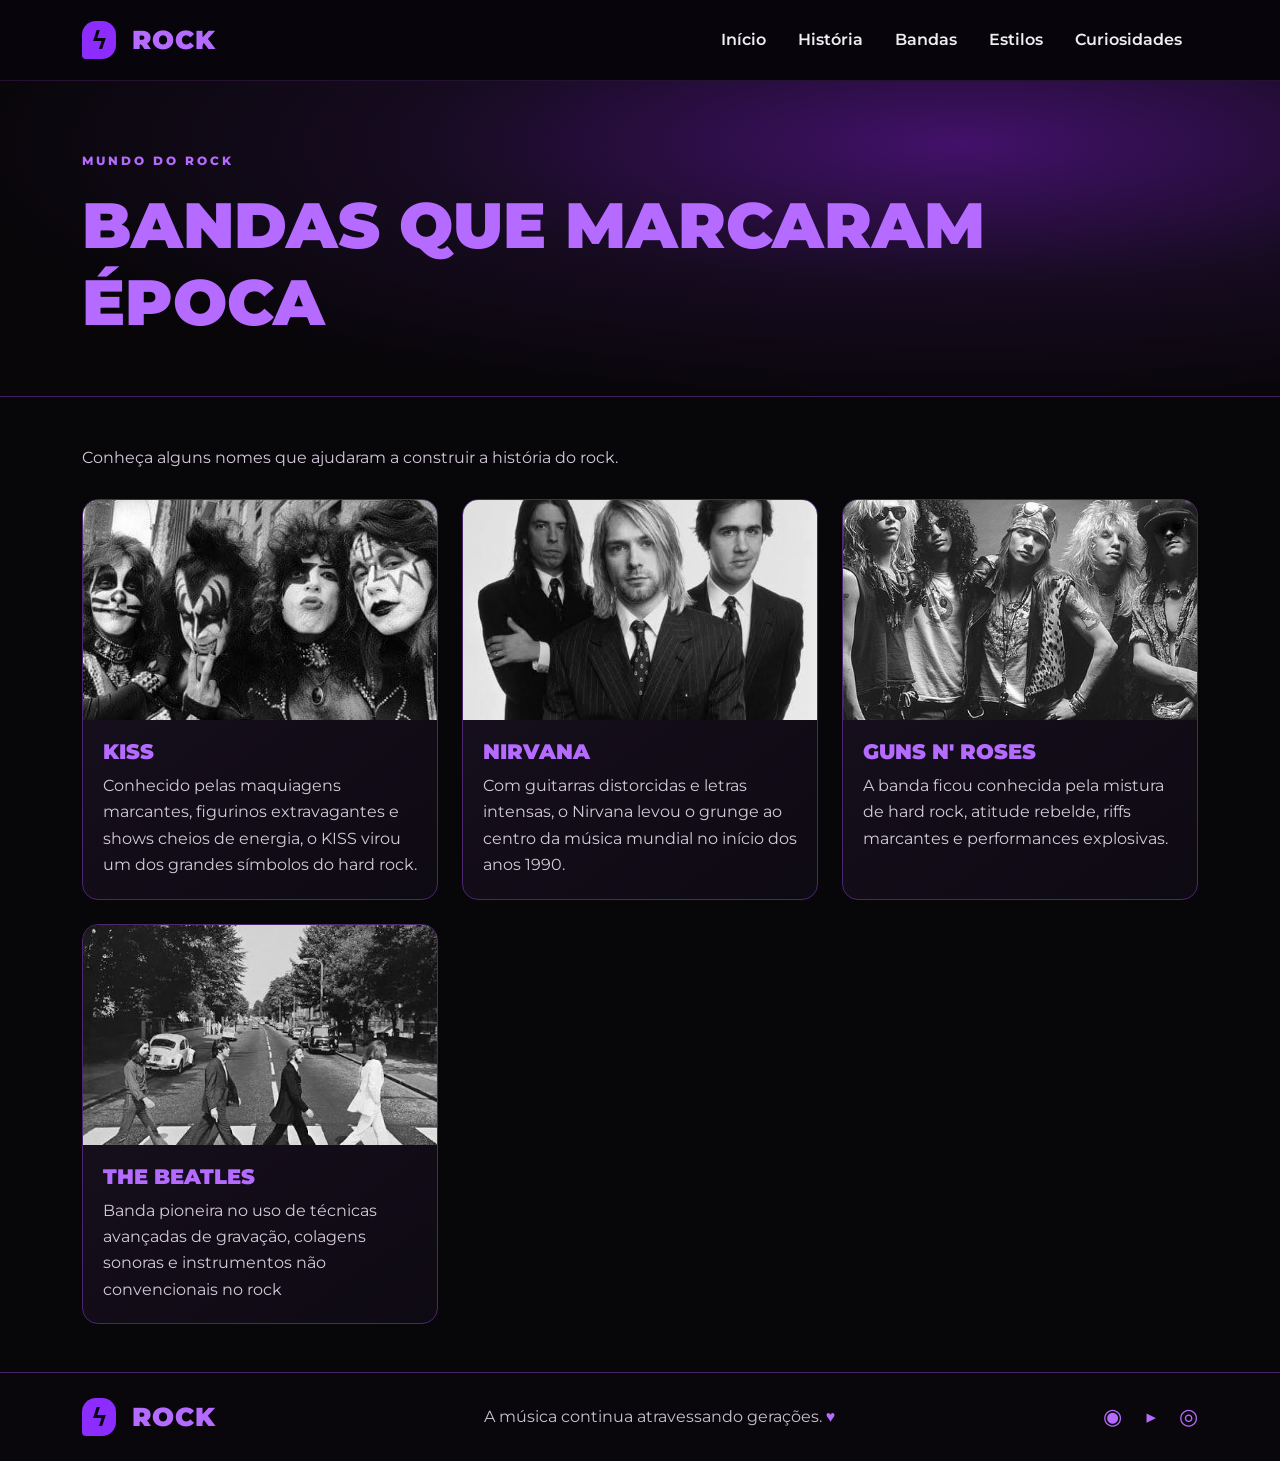
<file: bandas.html>
<!doctype html>
<html lang="pt-BR">

<head>
    <meta charset="utf-8">
    <meta name="viewport" content="width=device-width, initial-scale=1">
    <title>BANDAS QUE MARCARAM ÉPOCA | Mundo do Rock</title>
    <link href="https://cdn.jsdelivr.net/npm/bootstrap@5.3.3/dist/css/bootstrap.min.css" rel="stylesheet">
    <link rel="stylesheet" href="css/style.css">
</head>

<body>
    <nav class="navbar navbar-expand-lg navbar-dark rock-nav">
        <div class="container"><a class="navbar-brand" href="index.html"><span class="bolt">ϟ</span> ROCK</a><button
                class="navbar-toggler" data-bs-toggle="collapse" data-bs-target="#menu"><span
                    class="navbar-toggler-icon"></span></button>
            <div class="collapse navbar-collapse" id="menu">
                <ul class="navbar-nav ms-auto">
                    <li class="nav-item"><a class="nav-link" href="index.html">Início</a></li>
                    <li class="nav-item"><a class="nav-link" href="historia.html">História</a></li>
                    <li class="nav-item"><a class="nav-link" href="bandas.html">Bandas</a></li>
                    <li class="nav-item"><a class="nav-link" href="estilos.html">Estilos</a></li>
                    <li class="nav-item"><a class="nav-link" href="curiosidades.html">Curiosidades</a></li>
                </ul>
            </div>
        </div>
    </nav>
    <header class="page-head">
        <div class="container">
            <p class="eyebrow">MUNDO DO ROCK</p>
            <h1>BANDAS QUE MARCARAM ÉPOCA</h1>
        </div>
    </header>
    <main class="container py-5">
        <p class="section-lead">Conheça alguns nomes que ajudaram a construir a história do rock.</p>
        <div class="row g-4">
            <div class="col-md-6 col-lg-4">
                <article class="info-card"><img src="assets/kiss-live.jpg" alt="Kiss">
                    <div>
                        <h2>KISS</h2>
                        <p>Conhecido pelas maquiagens marcantes, figurinos extravagantes e shows cheios de energia, o
                            KISS virou um dos grandes símbolos do hard rock.</p>
                    </div>
                </article>
            </div>
            <div class="col-md-6 col-lg-4">
                <article class="info-card"><img src="assets/nirvana-sla.jpg.jpeg.jpeg">
                    <div>
                        <h2>NIRVANA</h2>
                        <p>Com guitarras distorcidas e letras intensas, o Nirvana levou o grunge ao centro da música
                            mundial no início dos anos 1990.</p>
                    </div>
                </article>
            </div>
            <div class="col-md-6 col-lg-4">
                <article class="info-card"><img src="assets/guns-n-roses.jpg" alt="Guns N' Roses">
                    <div>
                        <h2>GUNS N' ROSES</h2>
                        <p>A banda ficou conhecida pela mistura de hard rock, atitude rebelde, riffs marcantes e
                            performances explosivas.</p>
                    </div>
                </article>
            </div>
            <div class="col-md-6 col-lg-4">
                <article class="info-card"><img src="assets/the-beatles.jpg.jpg" alt="the-beatles">        <div>
                        <h2>THE BEATLES</h2>
                        <p> Banda pioneira no uso de técnicas avançadas de gravação, colagens sonoras e instrumentos não convencionais no rock</p>
                    </div>
                </article>
            </div>
        </div>
    </main>
    <footer>
        <div class="container d-flex flex-wrap justify-content-between align-items-center gap-3"><a class="navbar-brand"
                href="index.html"><span class="bolt">ϟ</span> ROCK</a>
            <p class="mb-0">A música continua atravessando gerações. <span class="purple">♥</span></p><span
                class="social">◉　▶　◎</span>
        </div>
    </footer>
    <script src="https://cdn.jsdelivr.net/npm/bootstrap@5.3.3/dist/js/bootstrap.bundle.min.js"></script>
</body>

</html>
</file>
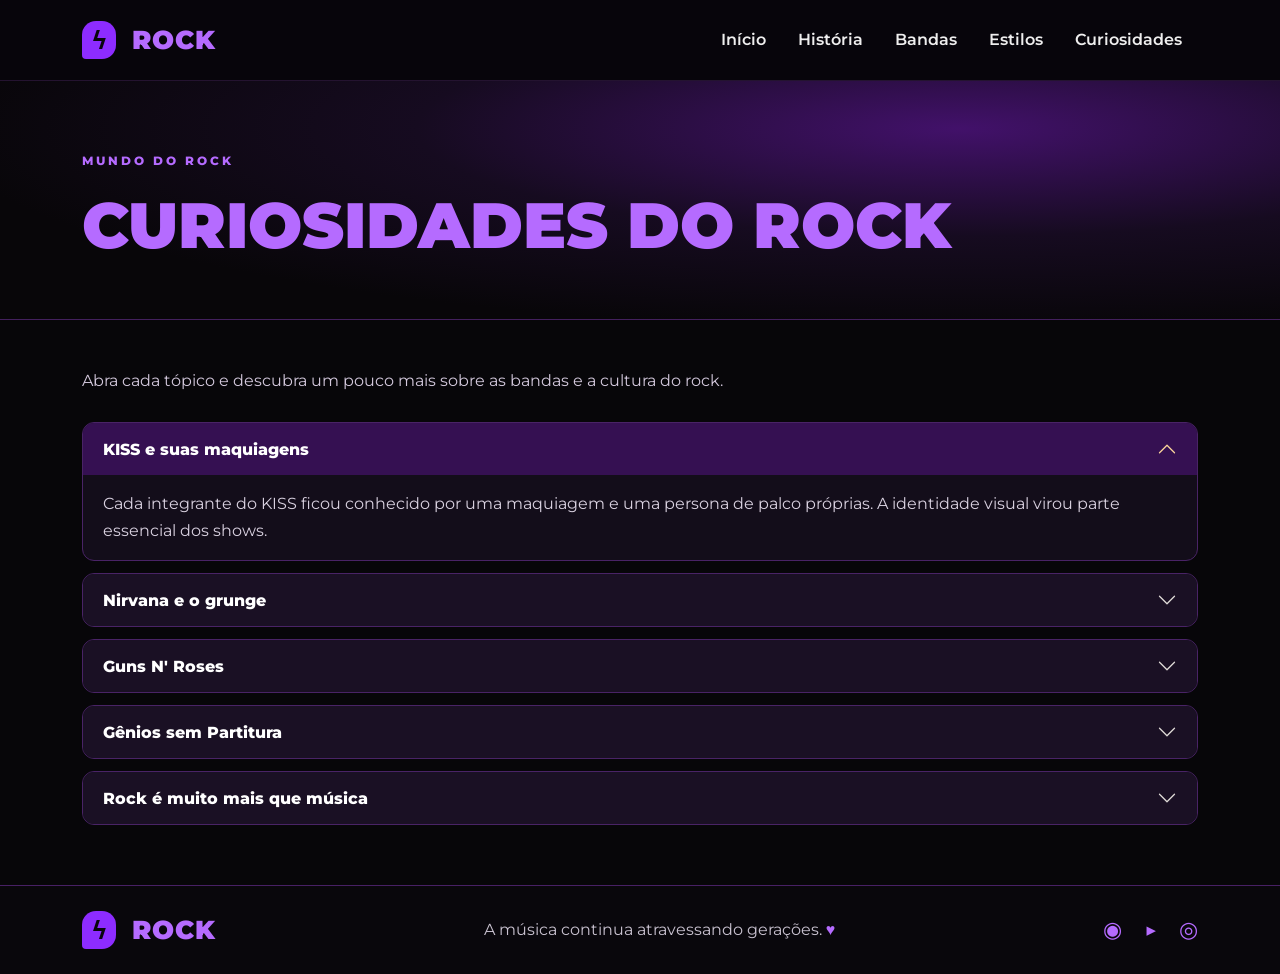
<file: curiosidades.html>
<!doctype html>
<html lang="pt-BR">

<head>
    <meta charset="utf-8">
    <meta name="viewport" content="width=device-width, initial-scale=1">
    <title>CURIOSIDADES DO ROCK | Mundo do Rock</title>
    <link href="https://cdn.jsdelivr.net/npm/bootstrap@5.3.3/dist/css/bootstrap.min.css" rel="stylesheet">
    <link rel="stylesheet" href="css/style.css">
</head>

<body>
    <nav class="navbar navbar-expand-lg navbar-dark rock-nav">
        <div class="container"><a class="navbar-brand" href="index.html"><span class="bolt">ϟ</span> ROCK</a><button
                class="navbar-toggler" data-bs-toggle="collapse" data-bs-target="#menu"><span
                    class="navbar-toggler-icon"></span></button>
            <div class="collapse navbar-collapse" id="menu">
                <ul class="navbar-nav ms-auto">
                    <li class="nav-item"><a class="nav-link" href="index.html">Início</a></li>
                    <li class="nav-item"><a class="nav-link" href="historia.html">História</a></li>
                    <li class="nav-item"><a class="nav-link" href="bandas.html">Bandas</a></li>
                    <li class="nav-item"><a class="nav-link" href="estilos.html">Estilos</a></li>
                    <li class="nav-item"><a class="nav-link" href="curiosidades.html">Curiosidades</a></li>
                </ul>
            </div>
        </div>
    </nav>
    <header class="page-head">
        <div class="container">
            <p class="eyebrow">MUNDO DO ROCK</p>
            <h1>CURIOSIDADES DO ROCK</h1>
        </div>
    </header>
    <main class="container py-5">
        <p class="section-lead">Abra cada tópico e descubra um pouco mais sobre as bandas e a cultura do rock.</p>
        <div class="accordion rock-accordion" id="facts">
            <div class="accordion-item">
                <h2 class="accordion-header"><button class="accordion-button" data-bs-toggle="collapse"
                        data-bs-target="#f1">KISS e suas maquiagens</button></h2>
                <div id="f1" class="accordion-collapse collapse show" data-bs-parent="#facts">
                    <div class="accordion-body">Cada integrante do KISS ficou conhecido por uma maquiagem e uma persona
                        de palco próprias. A identidade visual virou parte essencial dos shows.</div>
                </div>
            </div>
            <div class="accordion-item">
                <h2 class="accordion-header"><button class="accordion-button collapsed" data-bs-toggle="collapse"
                        data-bs-target="#f2">Nirvana e o grunge</button></h2>
                <div id="f2" class="accordion-collapse collapse" data-bs-parent="#facts">
                    <div class="accordion-body">O álbum <em>Nevermind</em>, lançado em 1991, ajudou a popularizar o
                        grunge e levou o Nirvana a uma audiência mundial.</div>
                </div>
            </div>
            <div class="accordion-item">
                <h2 class="accordion-header"><button class="accordion-button collapsed" data-bs-toggle="collapse"
                        data-bs-target="#f3">Guns N' Roses</button></h2>
                <div id="f3" class="accordion-collapse collapse" data-bs-parent="#facts">
                    <div class="accordion-body">O álbum de estreia <em>Appetite for Destruction</em> se tornou um dos
                        discos de estreia mais vendidos da história do rock.</div>
                </div>
            </div>
            <div class="accordion-item">
                <h2 class="accordion-header"><button class="accordion-button collapsed" data-bs-toggle="collapse"
                        data-bs-target="#f4">Gênios sem Partitura</button></h2>
                <div id="f4" class="accordion-collapse collapse" data-bs-parent="#facts">
                    <div class="accordion-body">Nenhum dos quatro integrantes dos Beatles sabia ler ou escrever partituras musicais, compondo e arranjando todas as suas obras-primas puramente de ouvido.</div>
                </div>
            </div>
            <div class="accordion-item">
                <h2 class="accordion-header"><button class="accordion-button collapsed" data-bs-toggle="collapse"
                        data-bs-target="#f5">Rock é muito mais que música</button></h2>
                <div id="f5" class="accordion-collapse collapse" data-bs-parent="#facts">
                    <div class="accordion-body">Moda, comportamento, arte e movimentos culturais também foram
                        influenciados pelo rock ao longo das décadas.</div>
                </div>
            </div>
        </div>
    </main>
    <footer>
        <div class="container d-flex flex-wrap justify-content-between align-items-center gap-3"><a class="navbar-brand"
                href="index.html"><span class="bolt">ϟ</span> ROCK</a>
            <p class="mb-0">A música continua atravessando gerações. <span class="purple">♥</span></p><span
                class="social">◉　▶　◎</span>
        </div>
    </footer>
    <script src="https://cdn.jsdelivr.net/npm/bootstrap@5.3.3/dist/js/bootstrap.bundle.min.js"></script>
</body>

</html>
</file>
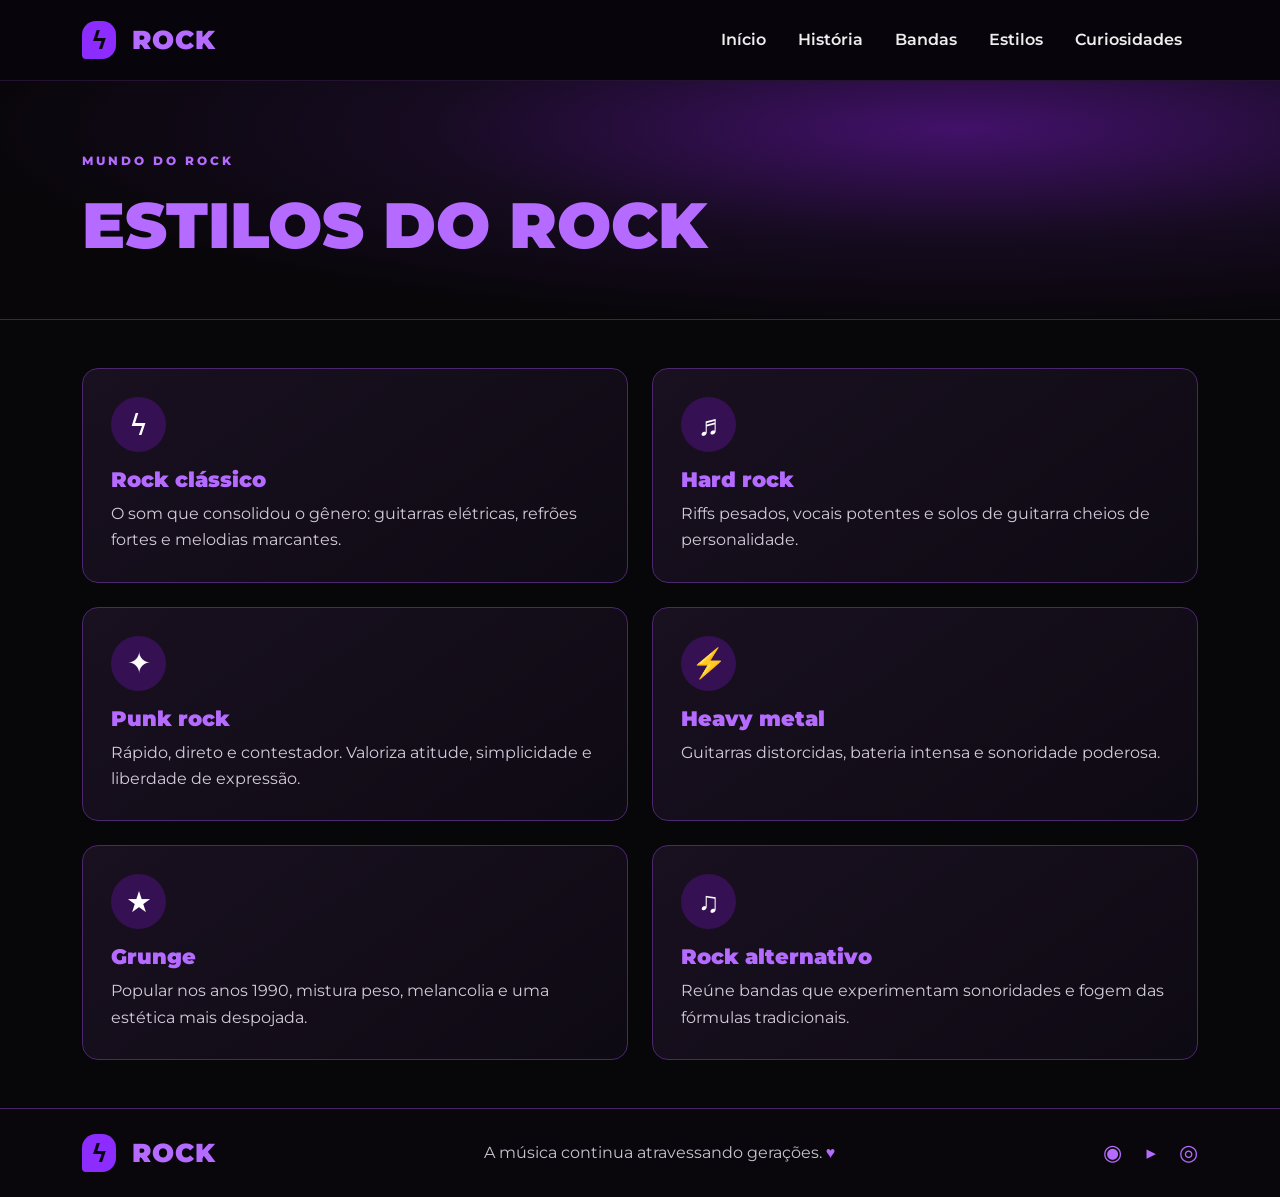
<file: estilos.html>
<!doctype html>
<html lang="pt-BR">

<head>
    <meta charset="utf-8">
    <meta name="viewport" content="width=device-width, initial-scale=1">
    <title>ESTILOS DO ROCK | Mundo do Rock</title>
    <link href="https://cdn.jsdelivr.net/npm/bootstrap@5.3.3/dist/css/bootstrap.min.css" rel="stylesheet">
    <link rel="stylesheet" href="css/style.css">
</head>

<body>
    <nav class="navbar navbar-expand-lg navbar-dark rock-nav">
        <div class="container"><a class="navbar-brand" href="index.html"><span class="bolt">ϟ</span> ROCK</a><button
                class="navbar-toggler" data-bs-toggle="collapse" data-bs-target="#menu"><span
                    class="navbar-toggler-icon"></span></button>
            <div class="collapse navbar-collapse" id="menu">
                <ul class="navbar-nav ms-auto">
                    <li class="nav-item"><a class="nav-link" href="index.html">Início</a></li>
                    <li class="nav-item"><a class="nav-link" href="historia.html">História</a></li>
                    <li class="nav-item"><a class="nav-link" href="bandas.html">Bandas</a></li>
                    <li class="nav-item"><a class="nav-link" href="estilos.html">Estilos</a></li>
                    <li class="nav-item"><a class="nav-link" href="curiosidades.html">Curiosidades</a></li>
                </ul>
            </div>
        </div>
    </nav>
    <header class="page-head">
        <div class="container">
            <p class="eyebrow">MUNDO DO ROCK</p>
            <h1>ESTILOS DO ROCK</h1>
        </div>
    </header>
    <main class="container py-5">
        <div class="row g-4">
            <div class="col-md-6">
                <article class="style-card"><span>ϟ</span>
                    <h2>Rock clássico</h2>
                    <p>O som que consolidou o gênero: guitarras elétricas, refrões fortes e melodias marcantes.</p>
                </article>
            </div>
            <div class="col-md-6">
                <article class="style-card"><span>♬</span>
                    <h2>Hard rock</h2>
                    <p>Riffs pesados, vocais potentes e solos de guitarra cheios de personalidade.</p>
                </article>
            </div>
            <div class="col-md-6">
                <article class="style-card"><span>✦</span>
                    <h2>Punk rock</h2>
                    <p>Rápido, direto e contestador. Valoriza atitude, simplicidade e liberdade de expressão.</p>
                </article>
            </div>
            <div class="col-md-6">
                <article class="style-card"><span>⚡</span>
                    <h2>Heavy metal</h2>
                    <p>Guitarras distorcidas, bateria intensa e sonoridade poderosa.</p>
                </article>
            </div>
            <div class="col-md-6">
                <article class="style-card"><span>★</span>
                    <h2>Grunge</h2>
                    <p>Popular nos anos 1990, mistura peso, melancolia e uma estética mais despojada.</p>
                </article>
            </div>
            <div class="col-md-6">
                <article class="style-card"><span>♫</span>
                    <h2>Rock alternativo</h2>
                    <p>Reúne bandas que experimentam sonoridades e fogem das fórmulas tradicionais.</p>
                </article>
            </div>
        </div>
    </main>
    <footer>
        <div class="container d-flex flex-wrap justify-content-between align-items-center gap-3"><a class="navbar-brand"
                href="index.html"><span class="bolt">ϟ</span> ROCK</a>
            <p class="mb-0">A música continua atravessando gerações. <span class="purple">♥</span></p><span
                class="social">◉　▶　◎</span>
        </div>
    </footer>
    <script src="https://cdn.jsdelivr.net/npm/bootstrap@5.3.3/dist/js/bootstrap.bundle.min.js"></script>
</body>

</html>
</file>
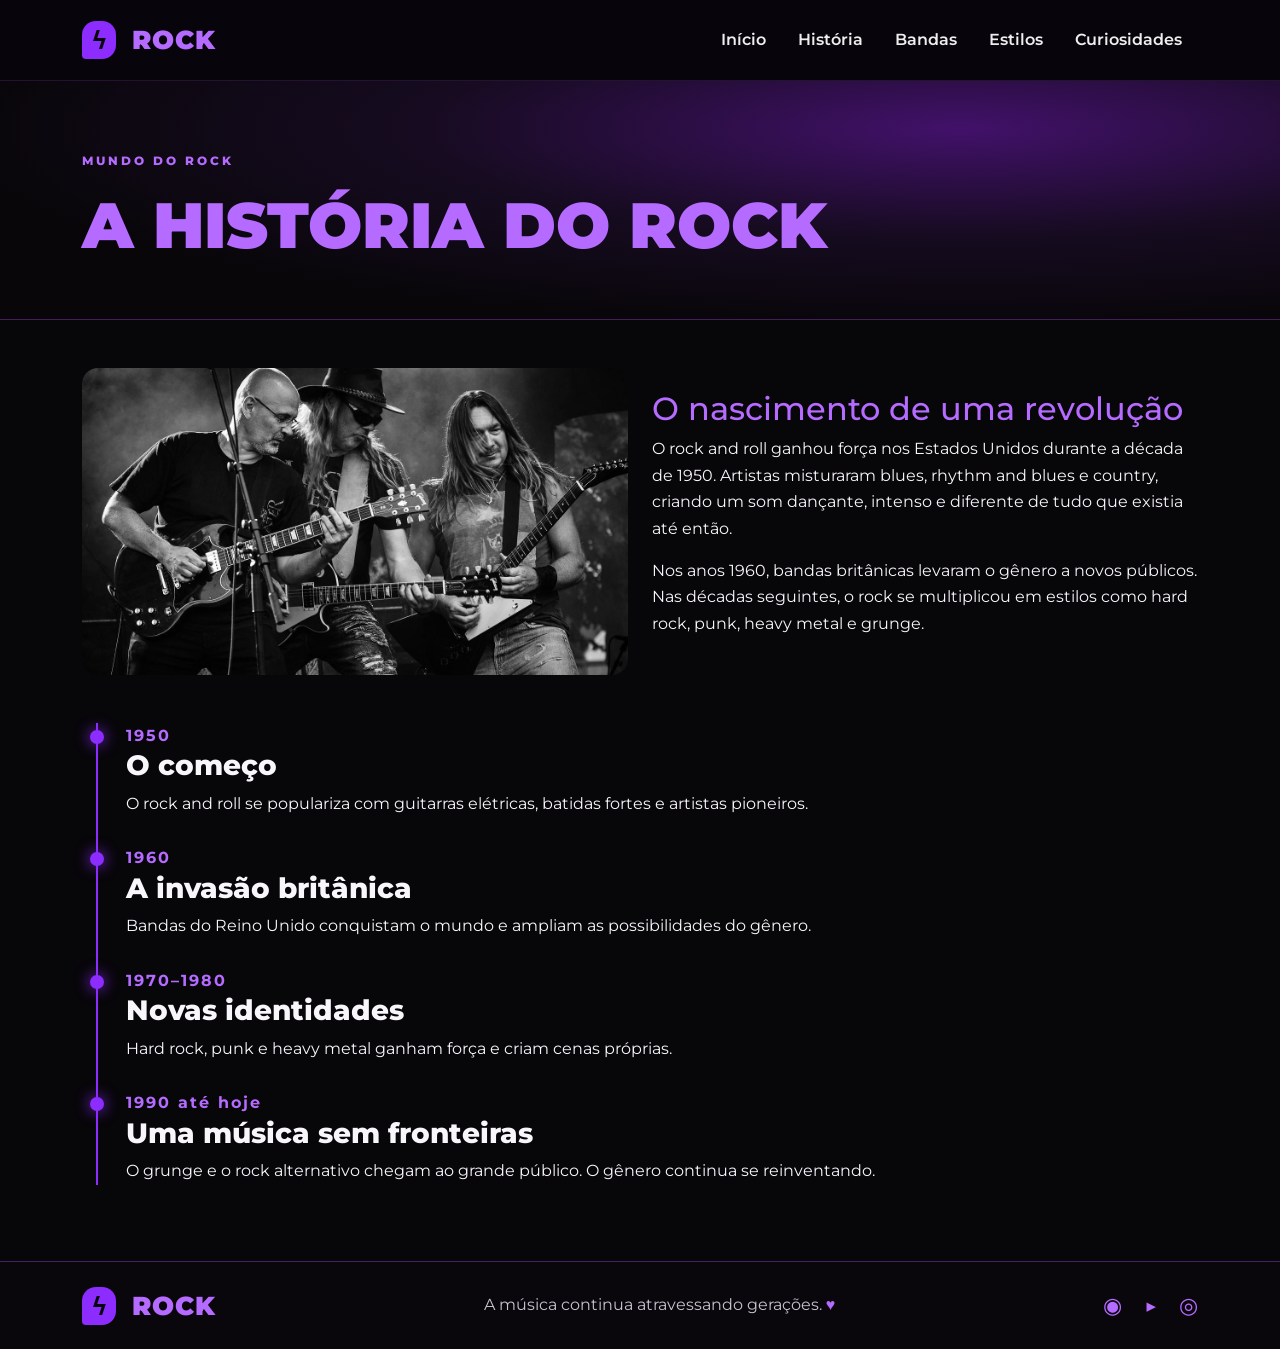
<file: historia.html>
<!doctype html>
<html lang="pt-BR">

<head>
    <meta charset="utf-8">
    <meta name="viewport" content="width=device-width, initial-scale=1">
    <title>A HISTÓRIA DO ROCK | Mundo do Rock</title>
    <link href="https://cdn.jsdelivr.net/npm/bootstrap@5.3.3/dist/css/bootstrap.min.css" rel="stylesheet">
    <link rel="stylesheet" href="css/style.css">
</head>

<body>
    <nav class="navbar navbar-expand-lg navbar-dark rock-nav">
        <div class="container"><a class="navbar-brand" href="index.html"><span class="bolt">ϟ</span> ROCK</a><button
                class="navbar-toggler" data-bs-toggle="collapse" data-bs-target="#menu"><span
                    class="navbar-toggler-icon"></span></button>
            <div class="collapse navbar-collapse" id="menu">
                <ul class="navbar-nav ms-auto">
                    <li class="nav-item"><a class="nav-link" href="index.html">Início</a></li>
                    <li class="nav-item"><a class="nav-link" href="historia.html">História</a></li>
                    <li class="nav-item"><a class="nav-link" href="bandas.html">Bandas</a></li>
                    <li class="nav-item"><a class="nav-link" href="estilos.html">Estilos</a></li>
                    <li class="nav-item"><a class="nav-link" href="curiosidades.html">Curiosidades</a></li>
                </ul>
            </div>
        </div>
    </nav>
    <header class="page-head">
        <div class="container">
            <p class="eyebrow">MUNDO DO ROCK</p>
            <h1>A HISTÓRIA DO ROCK</h1>
        </div>
    </header>
    <main class="container py-5">
        <div class="row g-4 align-items-center">
            <div class="col-lg-6"><img class="img-fluid rounded-4" src="assets/musicos-do-rock.jpg.jpg" alt="Músicos de rock">
            </div>
            <div class="col-lg-6">
                <h2 class="purple">O nascimento de uma revolução</h2>
                <p>O rock and roll ganhou força nos Estados Unidos durante a década de 1950. Artistas misturaram blues,
                    rhythm and blues e country, criando um som dançante, intenso e diferente de tudo que existia até
                    então.</p>
                <p>Nos anos 1960, bandas britânicas levaram o gênero a novos públicos. Nas décadas seguintes, o rock se
                    multiplicou em estilos como hard rock, punk, heavy metal e grunge.</p>
            </div>
        </div>
        <div class="timeline mt-5">
            <article><b>1950</b>
                <h3>O começo</h3>
                <p>O rock and roll se populariza com guitarras elétricas, batidas fortes e artistas pioneiros.</p>
            </article>
            <article><b>1960</b>
                <h3>A invasão britânica</h3>
                <p>Bandas do Reino Unido conquistam o mundo e ampliam as possibilidades do gênero.</p>
            </article>
            <article><b>1970–1980</b>
                <h3>Novas identidades</h3>
                <p>Hard rock, punk e heavy metal ganham força e criam cenas próprias.</p>
            </article>
            <article><b>1990 até hoje</b>
                <h3>Uma música sem fronteiras</h3>
                <p>O grunge e o rock alternativo chegam ao grande público. O gênero continua se reinventando.</p>
            </article>
        </div>
    </main>
    <footer>
        <div class="container d-flex flex-wrap justify-content-between align-items-center gap-3"><a class="navbar-brand"
                href="index.html"><span class="bolt">ϟ</span> ROCK</a>
            <p class="mb-0">A música continua atravessando gerações. <span class="purple">♥</span></p><span
                class="social">◉　▶　◎</span>
        </div>
    </footer>
    <script src="https://cdn.jsdelivr.net/npm/bootstrap@5.3.3/dist/js/bootstrap.bundle.min.js"></script>
</body>

</html>
</file>
<file: css/style.css>
@import url('https://fonts.googleapis.com/css2?family=Montserrat:wght@400;500;600;700;800;900&display=swap');
:root{--purple:#8d2cff;--purple2:#b56bff;--bg:#070609;--panel:#120d19;--muted:#c9c2d0}
*{box-sizing:border-box}body{background:var(--bg);color:#f8f5fb;font-family:Montserrat,Arial,sans-serif;line-height:1.65}a{text-decoration:none}.rock-nav{background:#08060bee;border-bottom:1px solid #241330;padding:13px 0;z-index:20}.navbar-brand{font-weight:900;letter-spacing:1px;font-size:1.65rem;color:var(--purple2)!important}.bolt{display:inline-grid;place-items:center;background:var(--purple);color:#09050d;border-radius:14px 14px 14px 4px;width:34px;height:38px;margin-right:7px;font-size:1.5rem}.nav-link{color:#eee!important;font-weight:600;margin:0 8px}.nav-link:hover,.nav-link.active{color:var(--purple2)!important}.btn-purple{background:var(--purple);color:#09050d;border-radius:30px;padding:10px 22px;font-weight:800}.btn-purple:hover{background:#b56bff;color:#09050d}.hero{min-height:560px;position:relative;display:flex;align-items:center;background:linear-gradient(90deg,#050407 0%,rgba(5,4,7,.98) 27%,rgba(5,4,7,.25) 70%,rgba(5,4,7,.15)),url('../assets/hero-roxo.jpg') center 43%/cover no-repeat;margin-top:70px;overflow:hidden}.hero-inner{position:relative;z-index:2;padding:70px 12px}.hero-copy{max-width:530px}.eyebrow{color:var(--purple2);font-size:.78rem;font-weight:800;letter-spacing:3px}.hero h1{font-size:clamp(3.5rem,8vw,6.2rem);line-height:.91;font-weight:900;letter-spacing:-3px;margin:14px 0 22px}.hero h1 span{color:var(--purple);font-style:italic;font-size:1.18em;text-shadow:0 0 28px #8628ff55}.hero .lead{font-size:1.25rem;color:#eee;margin-bottom:22px}.btn-outline-purple{border:2px solid var(--purple);color:var(--purple2);border-radius:30px;font-weight:700;padding:9px 20px}.btn-outline-purple:hover{background:var(--purple);color:#08050c}.hero-wave{position:absolute;bottom:-30px;left:-2%;width:104%;height:55px;border-top:2px solid var(--purple);border-radius:50% 50% 0 0}.intro-row h2,.section-heading h2,.page-head h1{font-weight:900;color:var(--purple2)}.purple-line{height:4px;width:76px;background:var(--purple);margin:10px 0 18px;border-radius:4px}.concert-img{width:100%;height:260px;object-fit:cover;filter:grayscale(1);border:1px solid #38204d}.section-heading{display:flex;align-items:center;gap:18px;margin-bottom:25px}.section-heading:before,.section-heading:after{content:"";height:2px;background:#6e22a8;flex:1}.section-heading h2{font-size:1.55rem;margin:0;white-space:nowrap}.band-card{display:block;border:1px solid var(--purple);border-radius:14px;overflow:hidden;background:#1a1024;transition:.25s;color:white}.band-card:hover{transform:translateY(-6px);box-shadow:0 10px 28px #7d22d955}.band-card img{width:100%;height:170px;object-fit:cover;filter:grayscale(1);transition:.25s}.band-card:hover img{filter:grayscale(.25)}.band-card span{display:block;text-align:center;background:#321052;padding:10px 4px;font-weight:800}.style-chip{height:100%;min-height:110px;display:flex;flex-direction:column;align-items:center;justify-content:center;gap:5px;color:#eee;background:#130c1c;border:1px solid #2f1944;border-radius:12px;font-weight:700;padding:12px}.style-chip b{display:grid;place-items:center;background:#32104f;color:#fff;width:48px;height:48px;border-radius:50%;font-size:1.5rem}.style-chip:hover{border-color:var(--purple);color:var(--purple2)}.never-die{border:2px solid var(--purple);border-radius:18px;padding:15px 24px;display:flex;align-items:center;justify-content:space-between;gap:15px;margin:35px 0 5px}.never-die>span{font-size:2.5rem;color:var(--purple)}.never-die h2{font-weight:900;font-size:1.45rem;font-style:italic;margin:0}.never-die p{margin:0}.never-die strong{font-size:2.8rem;color:var(--purple);letter-spacing:-12px;padding-right:15px}footer{border-top:1px solid #482065;background:#09070c;padding:22px 0;color:#c9c2d0}.purple{color:var(--purple2)}.social{color:var(--purple2);font-size:1.4rem}.page-head{padding:70px 0 55px;margin-top:0;background:radial-gradient(ellipse at 75% 20%,#42116a 0%,#160b20 40%,#080609 75%);border-bottom:1px solid #43205d}.page-head h1{font-size:clamp(2.2rem,6vw,4rem);margin:0}.page-head p:last-child{color:#d4c9dd;margin:8px 0 0}.section-lead{color:#d4c9dd;margin-bottom:28px}.timeline{border-left:2px solid var(--purple);margin-left:14px;padding-left:28px}.timeline article{position:relative;margin-bottom:28px}.timeline article:before{content:"";position:absolute;left:-36px;top:7px;width:14px;height:14px;border-radius:50%;background:var(--purple);box-shadow:0 0 15px var(--purple)}.timeline b{color:var(--purple2);letter-spacing:2px}.timeline h3{font-weight:800}.info-card,.style-card{height:100%;background:linear-gradient(145deg,#191020,#0e0a13);border:1px solid #4d2670;border-radius:16px;overflow:hidden}.info-card img{width:100%;height:220px;object-fit:cover;filter:grayscale(1)}.info-card div{padding:20px}.info-card h2,.style-card h2{color:var(--purple2);font-size:1.3rem;font-weight:900}.info-card p,.style-card p{color:#d3cbd9;margin:0}.style-card{padding:28px}.style-card>span{display:grid;place-items:center;width:55px;height:55px;border-radius:50%;background:#351052;color:white;font-size:1.8rem;margin-bottom:16px}.rock-accordion .accordion-item{background:#130d1a;color:#eee;border:1px solid #492366;margin-bottom:12px;border-radius:12px;overflow:hidden}.rock-accordion .accordion-button{background:#1a1024;color:#fff;font-weight:800;box-shadow:none}.rock-accordion .accordion-button:not(.collapsed){background:#351052;color:#fff}.rock-accordion .accordion-button:after{filter:invert(1)}.rock-accordion .accordion-body{color:#d9d1e0}.rock-accordion .accordion-button:focus{box-shadow:0 0 0 2px #8d2cff55}
@media(max-width:767px){.hero{min-height:530px;background-position:58% center}.hero:before{content:"";position:absolute;inset:0;background:linear-gradient(90deg,#050407 0%,rgba(5,4,7,.88) 50%,rgba(5,4,7,.35))}.hero-inner{padding-top:55px}.hero h1{font-size:3.5rem}.hero .lead{font-size:1.05rem}.band-card img{height:130px}.page-head{padding:55px 0 42px}.never-die{padding:14px}.never-die h2{font-size:1rem}.never-die>span{font-size:1.8rem}.never-die strong{font-size:2rem}}
</file>
